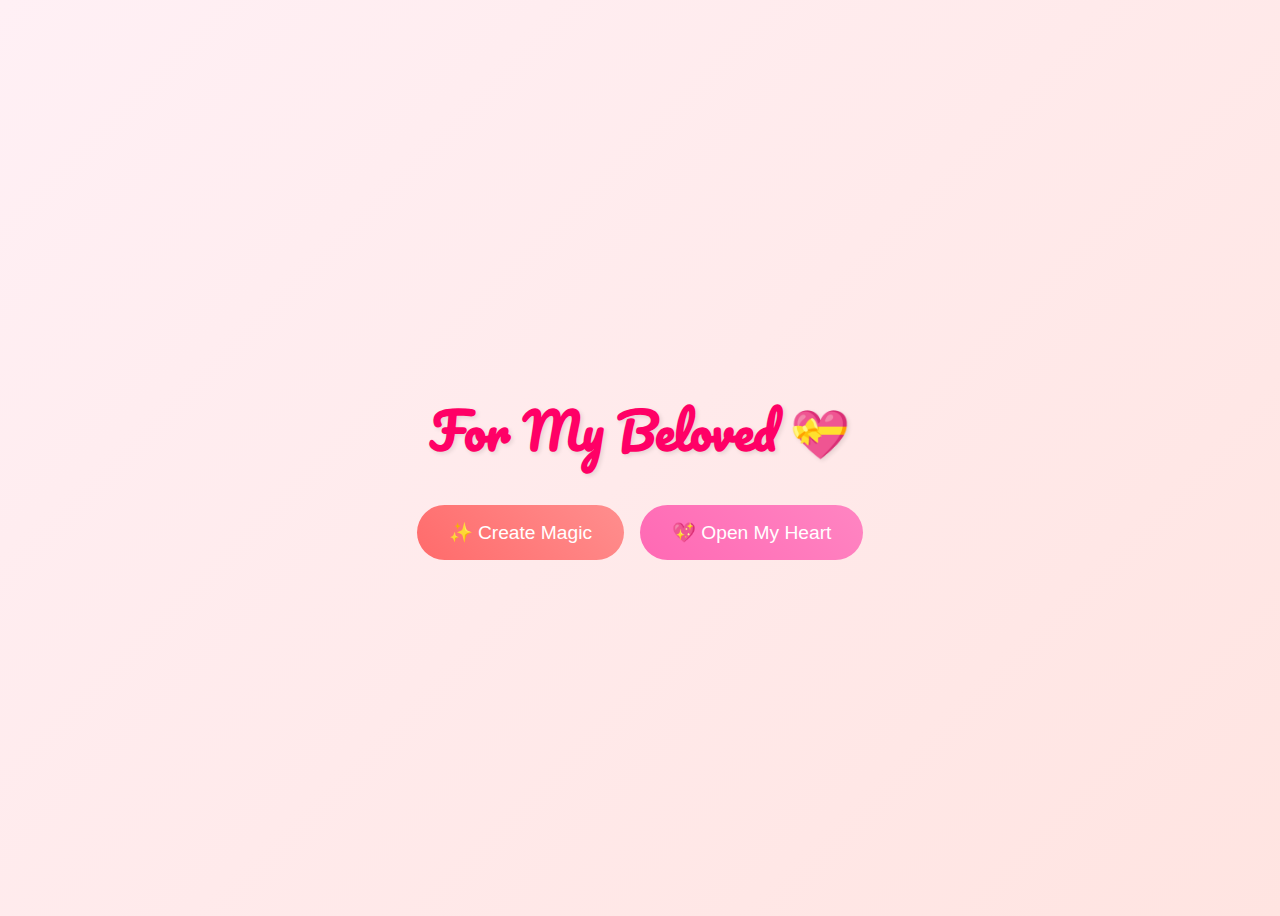
<file: index.html>
<!DOCTYPE html>
<html lang="en">

<head>
    <meta charset="UTF-8">
    <meta name="viewport" content="width=device-width, initial-scale=1.0">
    <title>Happy Birthday My Love! 💖</title>
    <link rel="stylesheet" href="assets/css/style.css">
    <link href="https://fonts.googleapis.com/css2?family=Dancing+Script:wght@700&family=Pacifico&display=swap"
        rel="stylesheet">
</head>

<body>
    <div class="container">
        <div class="hearts"></div>
        <div class="fireworks"></div>

        <div class="main-content">
            <h1 class="title">For My Beloved 💝</h1>

            <div class="heart-container hidden" id="heartAnimation">
                <div class="pulsing-heart"></div>
                <div class="heart-message">You Hold My Heart Forever</div>
            </div>

            <div class="message-box hidden" id="loveMessage">
                <h2 class="typed-text">Every moment with you is magic...</h2>
                <div class="secret-message"><h2>Will you be my forever? </h2></div>
            </div>

            <div class="button-group">
                <button class="btn magic-btn" onclick="createMagic()">✨ Create Magic</button>
                <button class="btn heart-btn"><a href="surprise.html">💖 Open My Heart</a></button>
            </div>
        </div>
    </div>

    <audio id="magicSound" src="assets/sounds/magic.mp3"></audio>

    <script src="assets/js/script.js"></script>
</body>

</html>
</file>
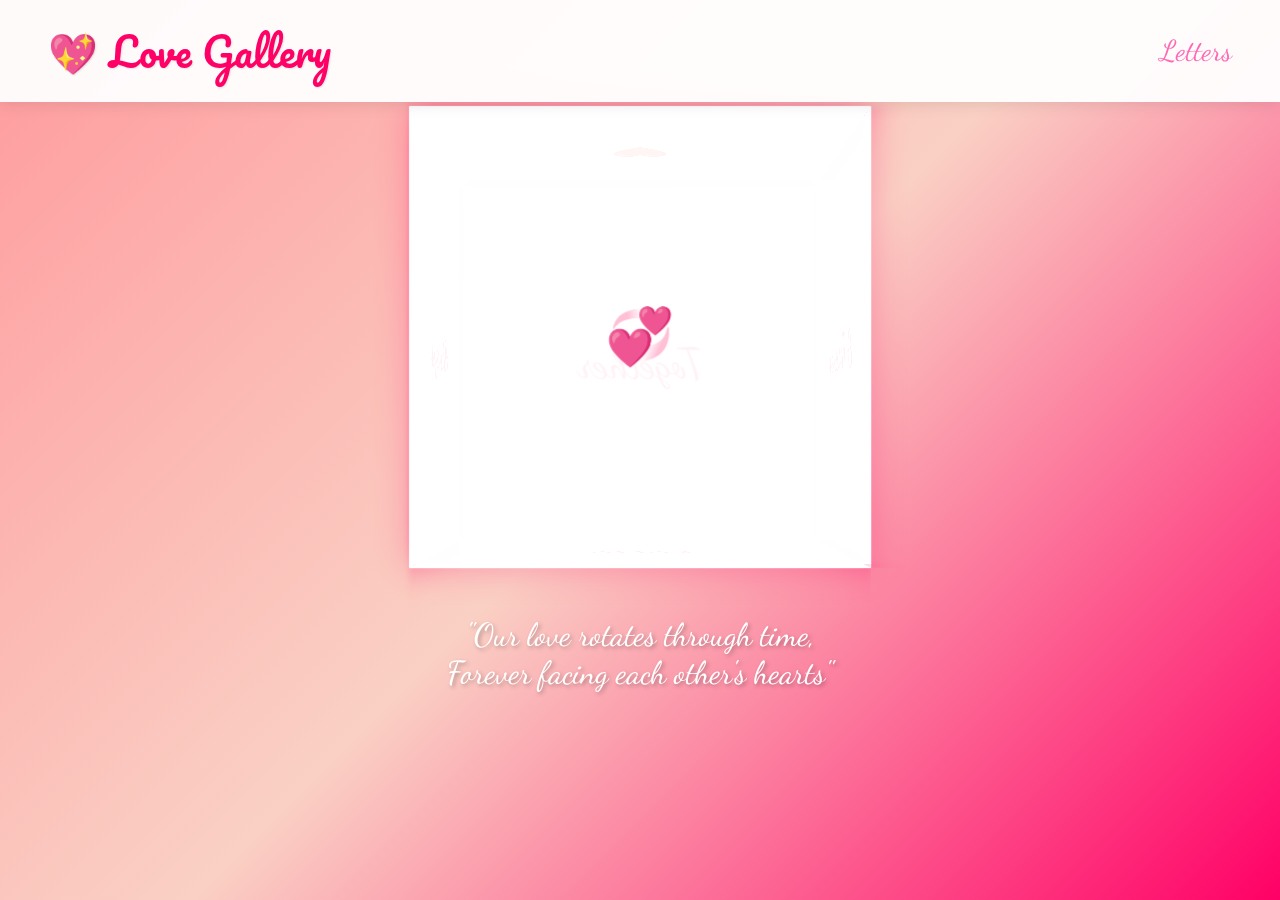
<file: gallery.html>
<!DOCTYPE html>
<html lang="en">

<head>
    <meta charset="UTF-8">
    <meta name="viewport" content="width=device-width, initial-scale=1.0">
    <title>Love Cube Gallery</title>
    <link href="https://fonts.googleapis.com/css2?family=Dancing+Script:wght@700&family=Pacifico&display=swap"
        rel="stylesheet">
    <style>
        * {
            margin: 0;
            padding: 0;
            box-sizing: border-box;
        }

        body {
            background: linear-gradient(135deg, #ff9a9e, #fad0c4, #ff0066);
            min-height: 100vh;
            font-family: 'Dancing Script', cursive;
            overflow-x: hidden;
        }

        /* Romantic Navigation Bar */
        .navbar {
            background: rgba(255, 255, 255, 0.95);
            padding: 1rem 3rem;
            position: fixed;
            width: 100%;
            top: 0;
            z-index: 1000;
            box-shadow: 0 2px 15px rgba(0, 0, 0, 0.1);
            display: flex;
            justify-content: space-between;
            align-items: center;
        }

        .nav-brand {
            font-family: 'Pacifico', cursive;
            font-size: 2.5rem;
            color: #ff0066;
            text-shadow: 1px 1px 2px rgba(0, 0, 0, 0.1);
        }

        .nav-links {
            display: flex;
            gap: 3rem;
        }

        .nav-link {
            font-size: 1.8rem;
            color: #ff69b4;
            text-decoration: none;
            transition: all 0.3s ease;
            position: relative;
        }

        .nav-link:hover {
            color: #ff0066;
            transform: translateY(-3px);
        }

        .nav-link::after {
            content: '';
            position: absolute;
            bottom: -5px;
            left: 0;
            width: 0;
            height: 2px;
            background: #ff0066;
            transition: width 0.3s ease;
        }

        .nav-link:hover::after {
            width: 100%;
        }

        /* Enhanced Love Cube */
        .love-scene {
            padding-top: 120px;
            height: 100vh;
            display: flex;
            flex-direction: column;
            align-items: center;
            perspective: 1500px;
        }

        .cube-container {
            width: 400px;
            height: 400px;
            position: relative;
            transform-style: preserve-3d;
            transition: transform 0.5s;
            margin: 2rem 0;
        }

        .cube-face {
            position: absolute;
            width: 100%;
            height: 100%;
            background: rgba(255, 255, 255, 0.95);
            border: 4px solid #ffffff;
            box-shadow: 0 0 30px rgba(255, 0, 102, 0.3);
            display: flex;
            justify-content: center;
            align-items: center;
            font-size: 3rem;
            color: #ff0066;
            backface-visibility: visible;
            transition: all 0.3s ease;
        }

        .front {
            transform: translateZ(200px);
        }

        .back {
            transform: rotateY(180deg) translateZ(200px);
        }

        .left {
            transform: rotateY(-90deg) translateZ(200px);
        }

        .right {
            transform: rotateY(90deg) translateZ(200px);
        }

        .top {
            transform: rotateX(90deg) translateZ(200px);
        }

        .bottom {
            transform: rotateX(-90deg) translateZ(200px);
        }

        /* Animations */
        @keyframes cubeRotate {
            0% {
                transform: rotateY(0deg) rotateX(0deg);
            }

            100% {
                transform: rotateY(360deg) rotateX(360deg);
            }
        }

        .cube-container:hover {
            animation: cubeRotate 15s infinite linear;
        }

        /* Love Message */
        .love-message {
            text-align: center;
            color: white;
            font-size: 2rem;
            margin-top: 2rem;
            text-shadow: 2px 2px 4px rgba(0, 0, 0, 0.3);
        }

        /* Responsive Design */
        @media (max-width: 768px) {
            .cube-container {
                width: 300px;
                height: 300px;
            }

            .front {
                transform: translateZ(150px);
            }

            .back {
                transform: rotateY(180deg) translateZ(150px);
            }

            .left {
                transform: rotateY(-90deg) translateZ(150px);
            }

            .right {
                transform: rotateY(90deg) translateZ(150px);
            }

            .top {
                transform: rotateX(90deg) translateZ(150px);
            }

            .bottom {
                transform: rotateX(-90deg) translateZ(150px);
            }

            .navbar {
                padding: 1rem;
                flex-direction: column;
            }

            .nav-links {
                margin-top: 1rem;
                gap: 1.5rem;
            }

            .nav-brand {
                font-size: 1.8rem;
            }
        }
    </style>
</head>

<body>
    <nav class="navbar">
        <div class="nav-brand">💖 Love Gallery</div>
        <div class="nav-links">
            <a href="love-letter.html" class="nav-link">Letters</a>
        </div>
    </nav>

    <div class="love-scene">
        <div class="cube-container">
            <div class="cube-face front">💞</div>
            <div class="cube-face back">Together</div>
            <div class="cube-face left">Always</div>
            <div class="cube-face right">& Forever</div>
            <div class="cube-face top">❤️</div>
            <div class="cube-face bottom">2024</div>
        </div>
        <div class="love-message">
            "Our love rotates through time,<br>
            Forever facing each other's hearts"
        </div>
    </div>

    <script>
        // Interactive mouse movement
        document.addEventListener('mousemove', (e) => {
            const cube = document.querySelector('.cube-container');
            const x = (window.innerWidth / 2 - e.pageX) / 20;
            const y = (window.innerHeight / 2 - e.pageY) / 20;
            cube.style.transform = `rotateY(${x}deg) rotateX(${y}deg)`;
        });

        // Random heart pulse
        setInterval(() => {
            const faces = document.querySelectorAll('.cube-face');
            faces.forEach(face => {
                face.style.transform += ' scale(1.05)';
                setTimeout(() => {
                    face.style.transform = face.style.transform.replace(' scale(1.05)', '');
                }, 300);
            });
        }, 5000);
    </script>
</body>

</html>
</file>
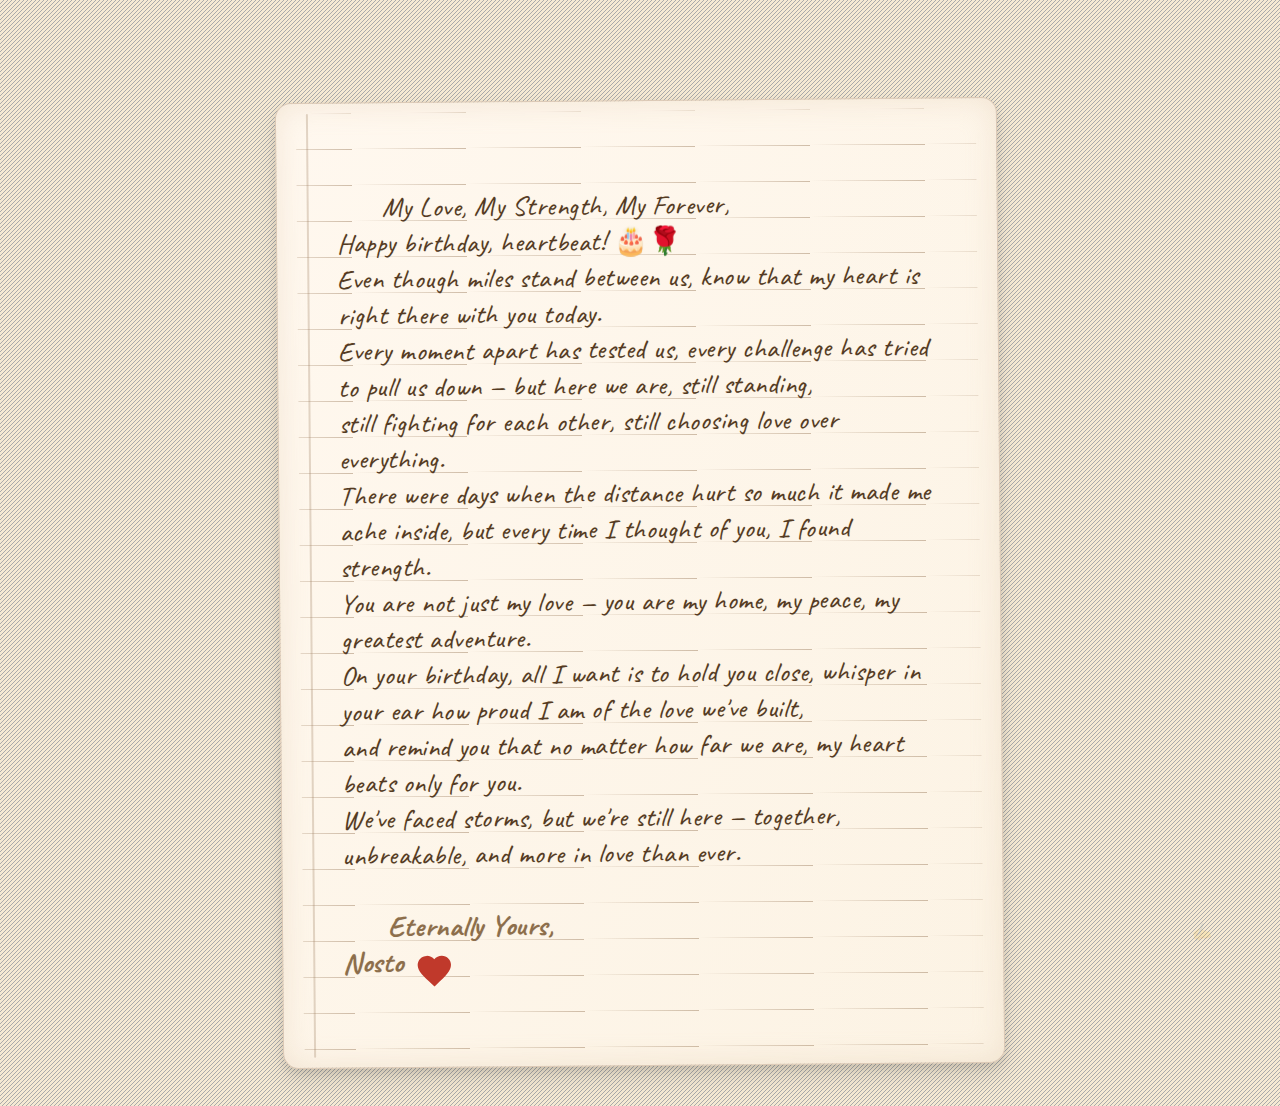
<file: love-letter.html>
<!DOCTYPE html>
<html lang="en">

<head>
  <meta charset="UTF-8" />
  <meta name="viewport" content="width=device-width, initial-scale=1" />
  <title>Handwritten Love Letter</title>
  <style>
    @import url('https://fonts.googleapis.com/css2?family=Indie+Flower&family=Caveat:wght@500&family=Pacifico&display=swap');

    body {
      background: #f5e9d3 url('[data-uri]');
      font-family: 'Caveat', 'Indie Flower', cursive;
      margin: 0;
      padding: 40px;
      padding-top: 100px;
      min-height: 100vh;
    }

    .letter-container {
      background: linear-gradient(to bottom right, #fff8ef, #fcf3e4);
      width: 600px;
      max-width: 90vw;
      padding: 40px 60px;
      box-shadow:
        0 4px 8px rgba(0, 0, 0, 0.1),
        0 12px 24px rgba(0, 0, 0, 0.1),
        inset 0 0 30px rgba(214, 189, 157, 0.3);
      border-radius: 16px;
      border: 1px solid #dcc9b6;
      position: relative;
      transform: rotate(-0.5deg);
      animation: gentleFloat 3s ease-in-out infinite;
      margin: 0 auto;
    }

    @keyframes gentleFloat {
      0%,
      100% {
        transform: rotate(-0.5deg) translateY(0);
      }
      50% {
        transform: rotate(0.5deg) translateY(-4px);
      }
    }

    /* Enhanced notebook lines */
    .letter-container::before {
      content: "";
      position: absolute;
      top: 10px;
      left: 20px;
      right: 20px;
      bottom: 10px;
      background:
        repeating-linear-gradient(to bottom,
          transparent,
          transparent 35px,
          rgba(160, 130, 100, 0.5) 36px);
      pointer-events: none;
      z-index: 0;
      border-radius: 12px;
    }

    /* Left margin line */
    .letter-container::after {
      content: "";
      position: absolute;
      left: 30px;
      top: 10px;
      bottom: 10px;
      width: 2px;
      background: rgba(160, 130, 100, 0.3);
      border-radius: 1px;
    }

    .letter-content {
      position: relative;
      z-index: 1;
      color: #543a22;
      font-size: 1.7rem;
      line-height: 36px; /* Matches line spacing */
      white-space: pre-wrap;
      text-shadow: 0 0 1px rgba(84, 58, 34, 0.2);
      letter-spacing: 0.5px;
      padding: 10px 0;
    }

    .letter-content br {
      margin-bottom: 8px;
      display: block;
      content: "";
    }

    .letter-signature {
      margin-top: 40px;
      font-size: 1.8rem;
      font-weight: 700;
      text-align: right;
      color: #8d6e4b;
      position: relative;
      padding-right: 50px;
    }

    .letter-signature::after {
      content: "";
      position: absolute;
      right: 0;
      bottom: -10px;
      width: 40px;
      height: 40px;
      background: url('data:image/svg+xml;utf8,<svg xmlns="http://www.w3.org/2000/svg" viewBox="0 0 24 24"><path fill="%23c0392b" d="M12 21.35l-1.45-1.32C5.4 15.36 2 12.28 2 8.5 2 5.42 4.42 3 7.5 3c1.74 0 3.41.81 4.5 2.09C13.09 3.81 14.76 3 16.5 3 19.58 3 22 5.42 22 8.5c0 3.78-3.4 6.86-8.55 11.54L12 21.35z"/></svg>');
    }

    .ink-blot {
      position: absolute;
      width: 120px;
      opacity: 0.15;
      pointer-events: none;
    }

    .ink-blot.top {
      left: -30px;
      top: -30px;
      transform: rotate(15deg);
    }

    .ink-blot.bottom {
      right: -30px;
      bottom: -30px;
      transform: rotate(-15deg);
    }

    @media (max-width: 480px) {
  .letter-container {
    padding: 20px;
    width: 100%;
    box-sizing: border-box;
  }

  .letter-content {
    font-size: 1.2rem;
    line-height: 28px;
  }

  .letter-signature {
    font-size: 1.4rem;
    padding-right: 30px;
  }

  .ink-blot.top,
  .ink-blot.bottom {
    width: 60px;
  }
}

  </style>
</head>

<body>
  <div class="ink-blot top">✍</div>
  <article class="letter-container" role="main" aria-label="Handwritten love letter">
    <div class="letter-content">
      My Love, My Strength, My Forever,
Happy birthday, heartbeat! 🎂🌹
Even though miles stand between us, know that my heart is right there with you today.
Every moment apart has tested us, every challenge has tried to pull us down — but here we are, still standing,
still fighting for each other, still choosing love over everything.
There were days when the distance hurt so much it made me ache inside, but every time I thought of you, I found strength.
You are not just my love — you are my home, my peace, my greatest adventure.
On your birthday, all I want is to hold you close, whisper in your ear how proud I am of the love we've built,
and remind you that no matter how far we are, my heart beats only for you.
We've faced storms, but we're still here — together, unbreakable, and more in love than ever.

      <span class="letter-signature">Eternally Yours,<br>Nosto</span>
    </div>
  </article>
  <div class="ink-blot bottom">✍</div>
</body>

</html>
</file>
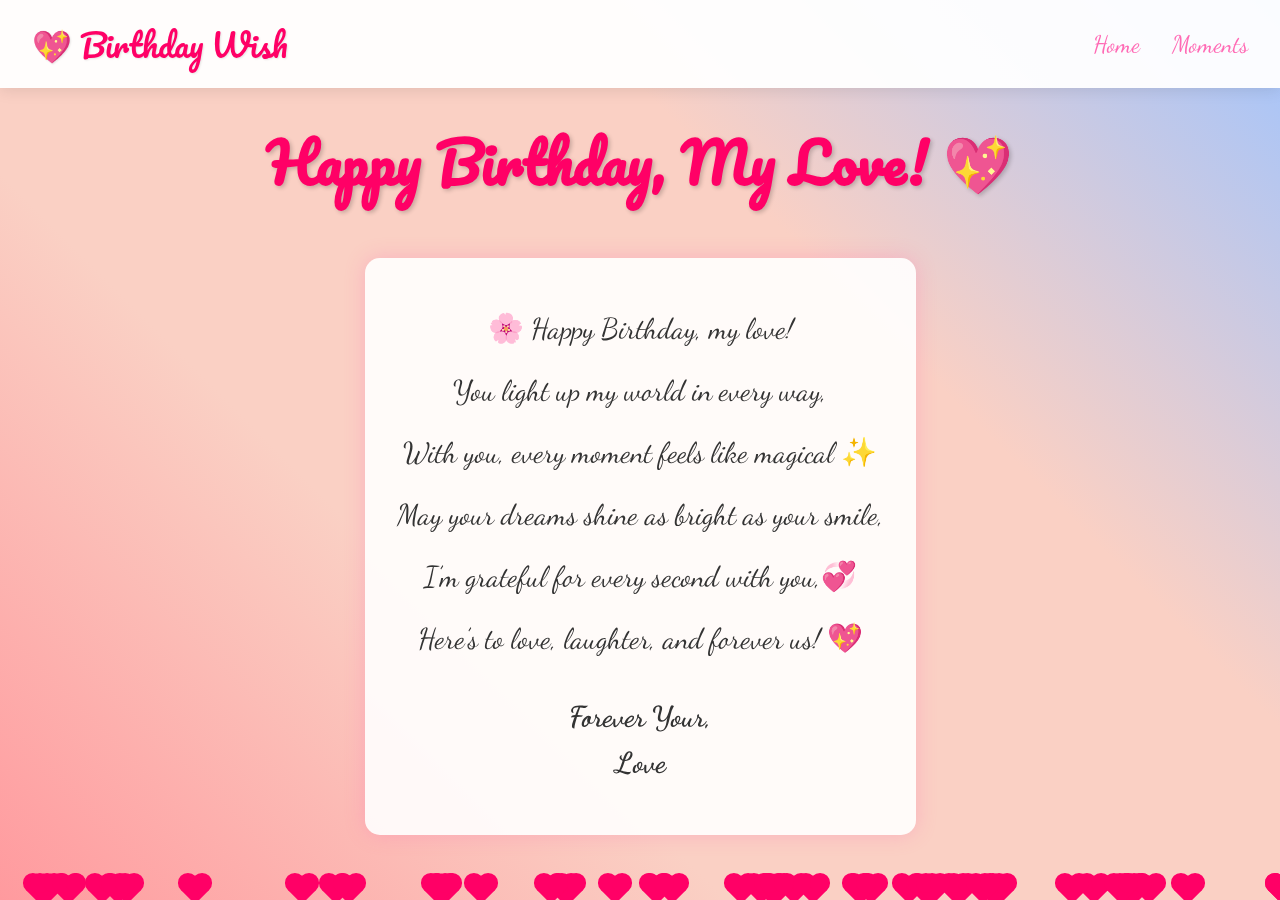
<file: surprise.html>
<!DOCTYPE html>
<html lang="en">

<head>
    <meta charset="UTF-8">
    <meta name="viewport" content="width=device-width, initial-scale=1.0">
    <title>Wish</title>
    <link href="https://fonts.googleapis.com/css2?family=Dancing+Script:wght@700&family=Pacifico&display=swap"
        rel="stylesheet">
    <style>
        * {
            margin: 0;
            padding: 0;
            box-sizing: border-box;
        }

        /* CSS */
        :root {
            --primary-pink: #ff69b4;
            --deep-rose: #ff0066;
        }

        .navbar {
            background: rgba(255, 255, 255, 0.95);
            padding: 1rem 2rem;
            position: fixed;
            width: 100%;
            top: 0;
            z-index: 1000;
            box-shadow: 0 2px 15px rgba(0, 0, 0, 0.1);
            display: flex;
            justify-content: space-between;
            align-items: center;
        }

        .nav-brand {
            font-family: 'Pacifico', cursive;
            font-size: 2rem;
            color: var(--deep-rose);
            text-shadow: 1px 1px 2px rgba(0, 0, 0, 0.1);
        }

        .nav-links {
            display: flex;
            gap: 2rem;
        }

        .nav-link {
            font-family: 'Dancing Script', cursive;
            font-size: 1.5rem;
            color: var(--primary-pink);
            text-decoration: none;
            transition: all 0.3s ease;
            position: relative;
        }

        .nav-link:hover {
            color: var(--deep-rose);
            transform: translateY(-2px);
        }

        .nav-link::after {
            content: '';
            position: absolute;
            bottom: -5px;
            left: 0;
            width: 0;
            height: 2px;
            background: var(--deep-rose);
            transition: width 0.3s ease;
        }

        .nav-link:hover::after {
            width: 100%;
        }

        body {
            /* Add padding-top to account for navbar height */
            padding-top: 80px;
            /* Adjust this value based on your navbar height */
            /* Keep existing styles */
            background: linear-gradient(45deg, #ff9a9e, #fad0c4, #fad0c4, #a1c4fd);
            min-height: 100vh;
            display: flex;
            flex-direction: column;
            /* Remove justify-content: center if you want content to start below navbar */
            align-items: center;
            font-family: 'Dancing Script', cursive;
            overflow: auto;
            /* Changed from hidden to auto */
            position: relative;
        }

        .container {
            position: fixed;
            bottom: 0;
            left: 0;
            width: 100%;
            height: 150px;
            pointer-events: none;
            overflow: hidden;
            z-index: -1;
            /* Send hearts to background */
        }

        .title {
            margin-top: 2rem;
            /* Add space below navbar */
            /* Keep existing styles */
            font-family: 'Pacifico', cursive;
            font-size: 3.5rem;
            color: #ff0066;
            text-shadow: 2px 2px 4px rgba(0, 0, 0, 0.2);
            margin-bottom: 2rem;
            animation: float 3s ease-in-out infinite;
        }

        .message {
            background: rgba(255, 255, 255, 0.9);
            padding: 2rem;
            border-radius: 15px;
            box-shadow: 0 0 20px rgba(255, 105, 180, 0.3);
            max-width: 600px;
            margin: 1rem auto;
            text-align: center;
        }

        .message p {
            font-size: 1.8rem;
            color: #333;
            margin: 1rem 0;
            line-height: 1.6;
        }

        .signature {
            font-weight: bold;
            color: #ff0066;
            margin-top: 2rem !important;
        }

        .heart {
            position: absolute;
            bottom: 0;
            background: #ff0066;
            width: 20px;
            height: 20px;
            transform: rotate(-45deg);
            animation: rise 5s linear forwards, pulse 1.2s infinite;
        }

        .heart::before,
        .heart::after {
            content: '';
            position: absolute;
            width: 20px;
            height: 20px;
            background: #ff0066;
            border-radius: 50%;
        }

        .heart::before {
            top: -10px;
            left: 0;
        }

        .heart::after {
            left: 10px;
            top: 0;
        }

        @media (max-width: 480px) {
            .nav-brand {
                font-size: 1.2rem;
            }

            .nav-links {
                gap: 1rem;
            }

            .nav-link {
                font-size: 1.2rem;
            }

            .title {
                font-size: 2.2rem;
                text-align: center;
                padding: 0 10px;
            }

            .message {
                padding: 1rem;
                margin: 1rem;
            }

            .message p {
                font-size: 1.3rem;
                line-height: 1.4;
            }
        }

        @keyframes float {

            0%,
            100% {
                transform: translateY(0);
            }

            50% {
                transform: translateY(-20px);
            }
        }

        @keyframes pulse {
            0% {
                transform: rotate(-45deg) scale(1);
            }

            50% {
                transform: rotate(-45deg) scale(1.3);
            }

            100% {
                transform: rotate(-45deg) scale(1);
            }
        }

        @keyframes rise {
            from {
                transform: translateY(0) rotate(-45deg);
                opacity: 1;
            }

            to {
                transform: translateY(-150px) rotate(-45deg);
                opacity: 0;
            }
        }
    </style>
</head>

<body>
    <!-- HTML -->
    <nav class="navbar">
        <div class="nav-brand">💖 Birthday Wish</div>
        <div class="nav-links">
            <a href="index.html" class="nav-link">Home</a>
            <a href="gallery.html" class="nav-link">Moments</a>
        
        </div>
    </nav>
    <h1 class="title">Happy Birthday, My Love! 💖</h1>

    <div class="message" id="message">
        <p>🌸 Happy Birthday, my love!</p>
        <p>You light up my world in every way,</p>
        <p>With you, every moment feels like magical ✨</p>
        <p>May your dreams shine as bright as your smile,</p>
        <p>I’m grateful for every second with you,💞</p>
        <p>Here’s to love, laughter, and forever us! 💖</p>
        <p class="signature">Forever Your,<br>Love</p>
    </div>

    <div class="container"></div>

    <script>
        function createHearts() {
            const container = document.querySelector('.container');
            for (let i = 0; i < 50; i++) {
                const heart = document.createElement('div');
                heart.className = 'heart';
                heart.style.left = Math.random() * 100 + 'vw';
                heart.style.animationDelay = Math.random() * 2 + 's';
                container.appendChild(heart);

                setTimeout(() => {
                    heart.remove();
                }, 5000);
            }
        }

        window.onload = createHearts;
    </script>
</body>

</html>
</file>
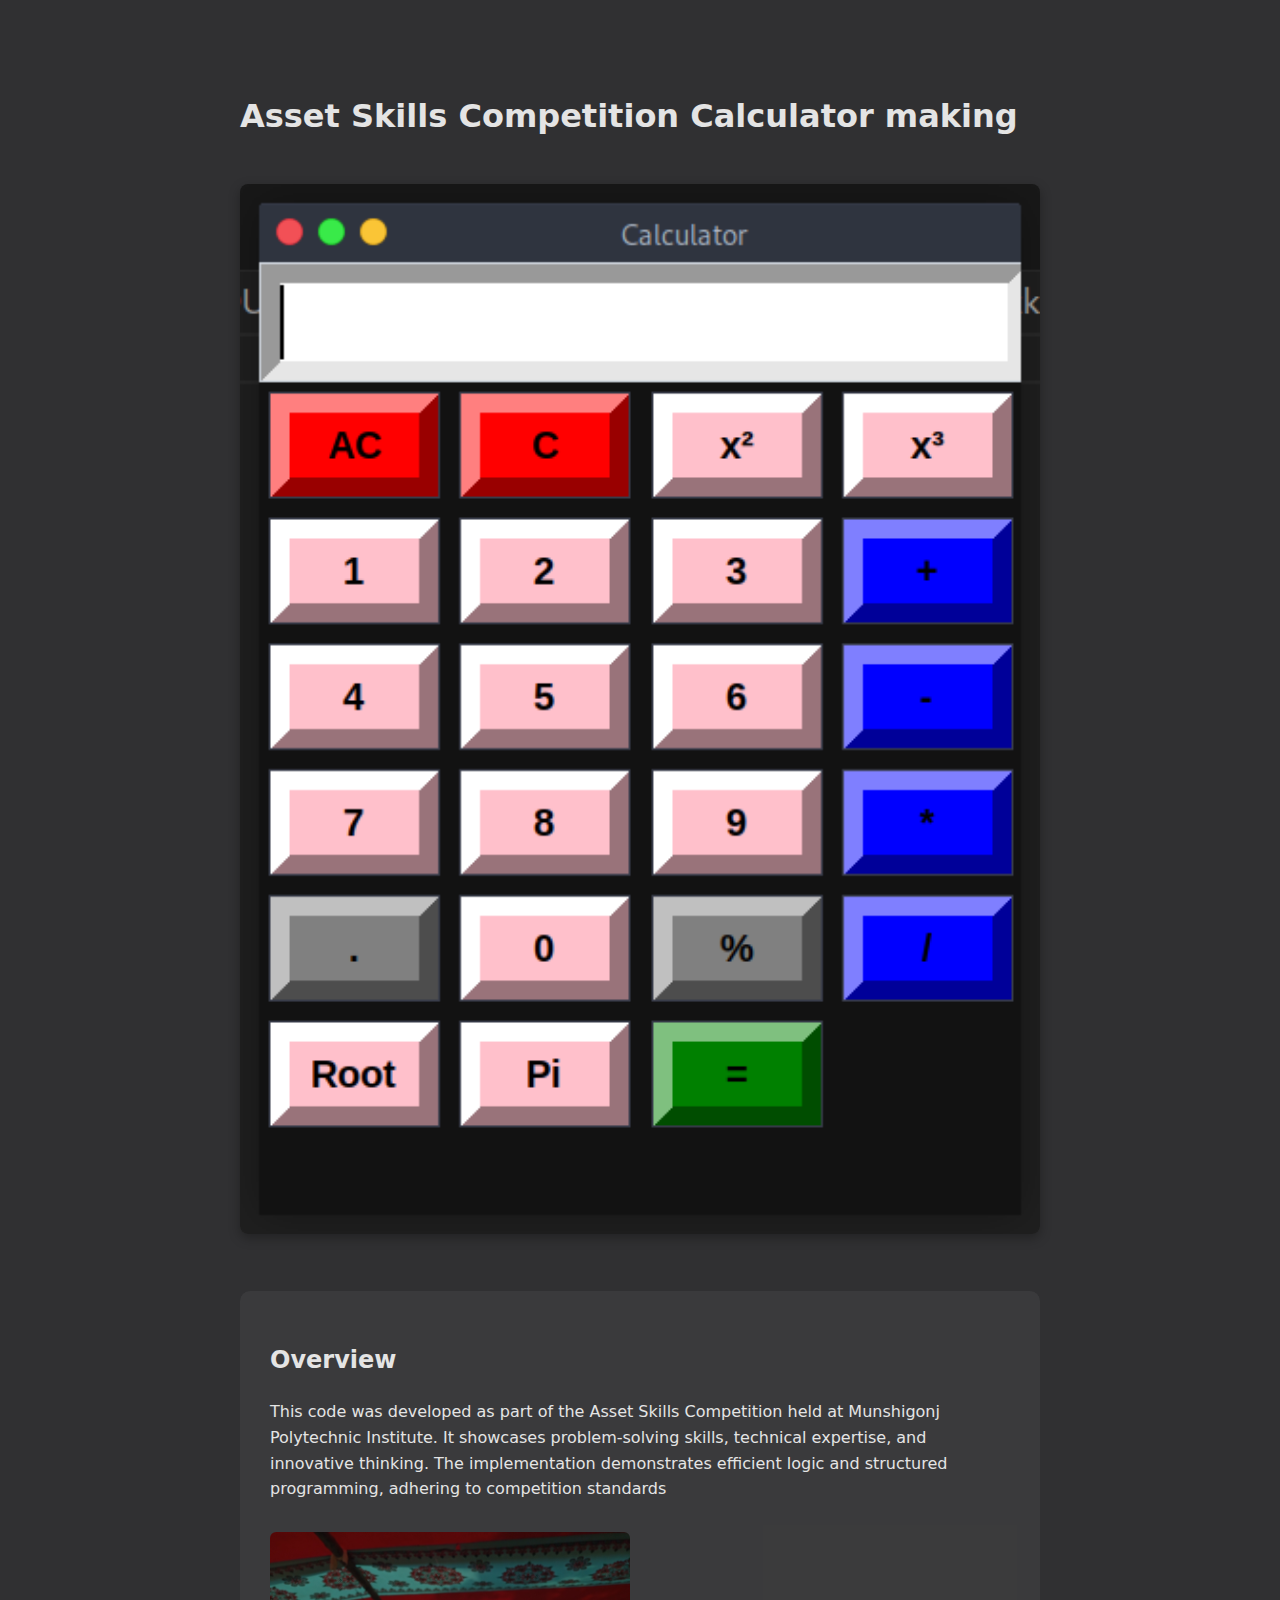
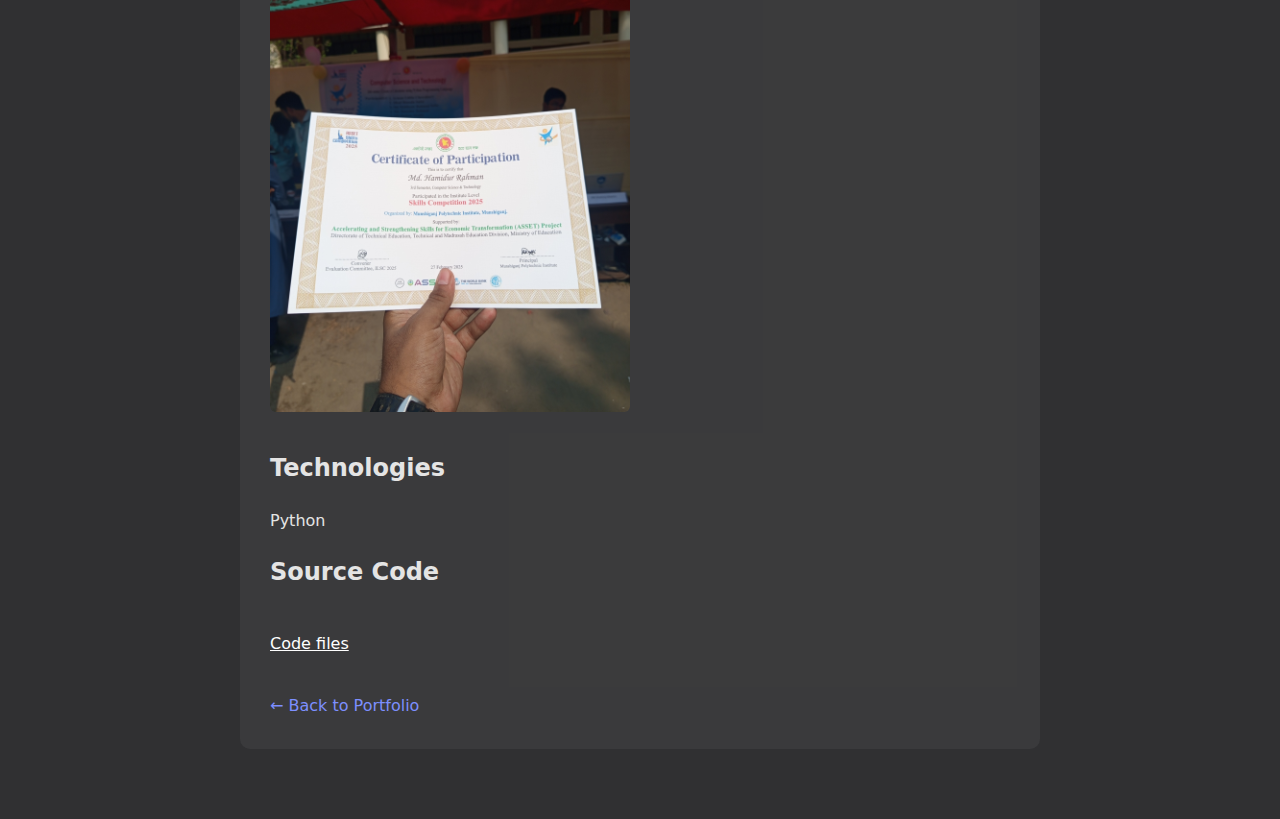
<file: pages/asset_2025.html>
<!DOCTYPE html>
<html lang="en">
<head>
    <meta charset="UTF-8">
    <meta name="viewport" content="width=device-width, initial-scale=1.0">
    <title>Calculator</title>
    <link rel="shortcut icon" type="image/x-icon" href="/robot/cal.jpg">
    <style>
        body {
            font-family: 'Inter', system-ui, sans-serif;
            background: #303032;
            color: #e4e4e4;
            line-height: 1.6;
        }
        
        .info-main {
            max-width: 800px;
            margin: 50px auto;
            padding: 20px;
        }
        
        .project-info {
            background: rgba(255, 255, 255, 0.05);
            padding: 30px;
            border-radius: 10px;
            margin-top: 30px;
        }

        .main-image {
            width: 100%;
            border-radius: 8px;
            margin: 20px 0;
            box-shadow: 0 4px 12px rgba(0,0,0,0.3);
        }

        .feature-main {
            display: grid;
            grid-template-columns: repeat(2, 1fr);
            gap: 20px;
            margin: 30px 0;
        }

        .feature {
            width: 100%;
            border-radius: 6px;
            transition: transform 0.3s ease;
        }

        .feature:hover {
            transform: scale(1.02);
        }

        .image-caption {
            text-align: center;
            font-size: 0.9em;
            color: #a0a0a0;
            margin-top: 8px;
        }

        @media (max-width: 768px) {
            .feature-main {
                grid-template-columns: 1fr;
            }
        }
    </style>
</head>
<body>
    <div class="info-main">
        <h1>Asset Skills Competition Calculator making</h1>
        
        <img src="/robot/asset_2025.jpg" alt="404" class="main-image">

        <div class="project-info">
            <h2>Overview</h2>
            <p>This code was developed as part of the Asset Skills Competition held at Munshigonj Polytechnic Institute. It showcases problem-solving skills, technical expertise, and innovative thinking. The implementation demonstrates efficient logic and structured programming, adhering to competition standards</p>
        </p>

            <div class="feature-main">
                <div>
                    <img src="/robot/com1.jpg" alt="404" class="feature">
                </div>    
            </div>
               

            <h2>Technologies</h2>
            <p>Python </p>
            <h2>Source Code</h2>
            <p><a href="/files/main.py" style="display: inline-block; margin-top: 20px; color: #ffffff;">Code files</a></p>
           
            

            <a href="/index.html" style="display: inline-block; margin-top: 20px; color: #7d8fff; text-decoration: none;">← Back to Portfolio</a>
            
        </div>
    </div>
</body>
</html>
</file>
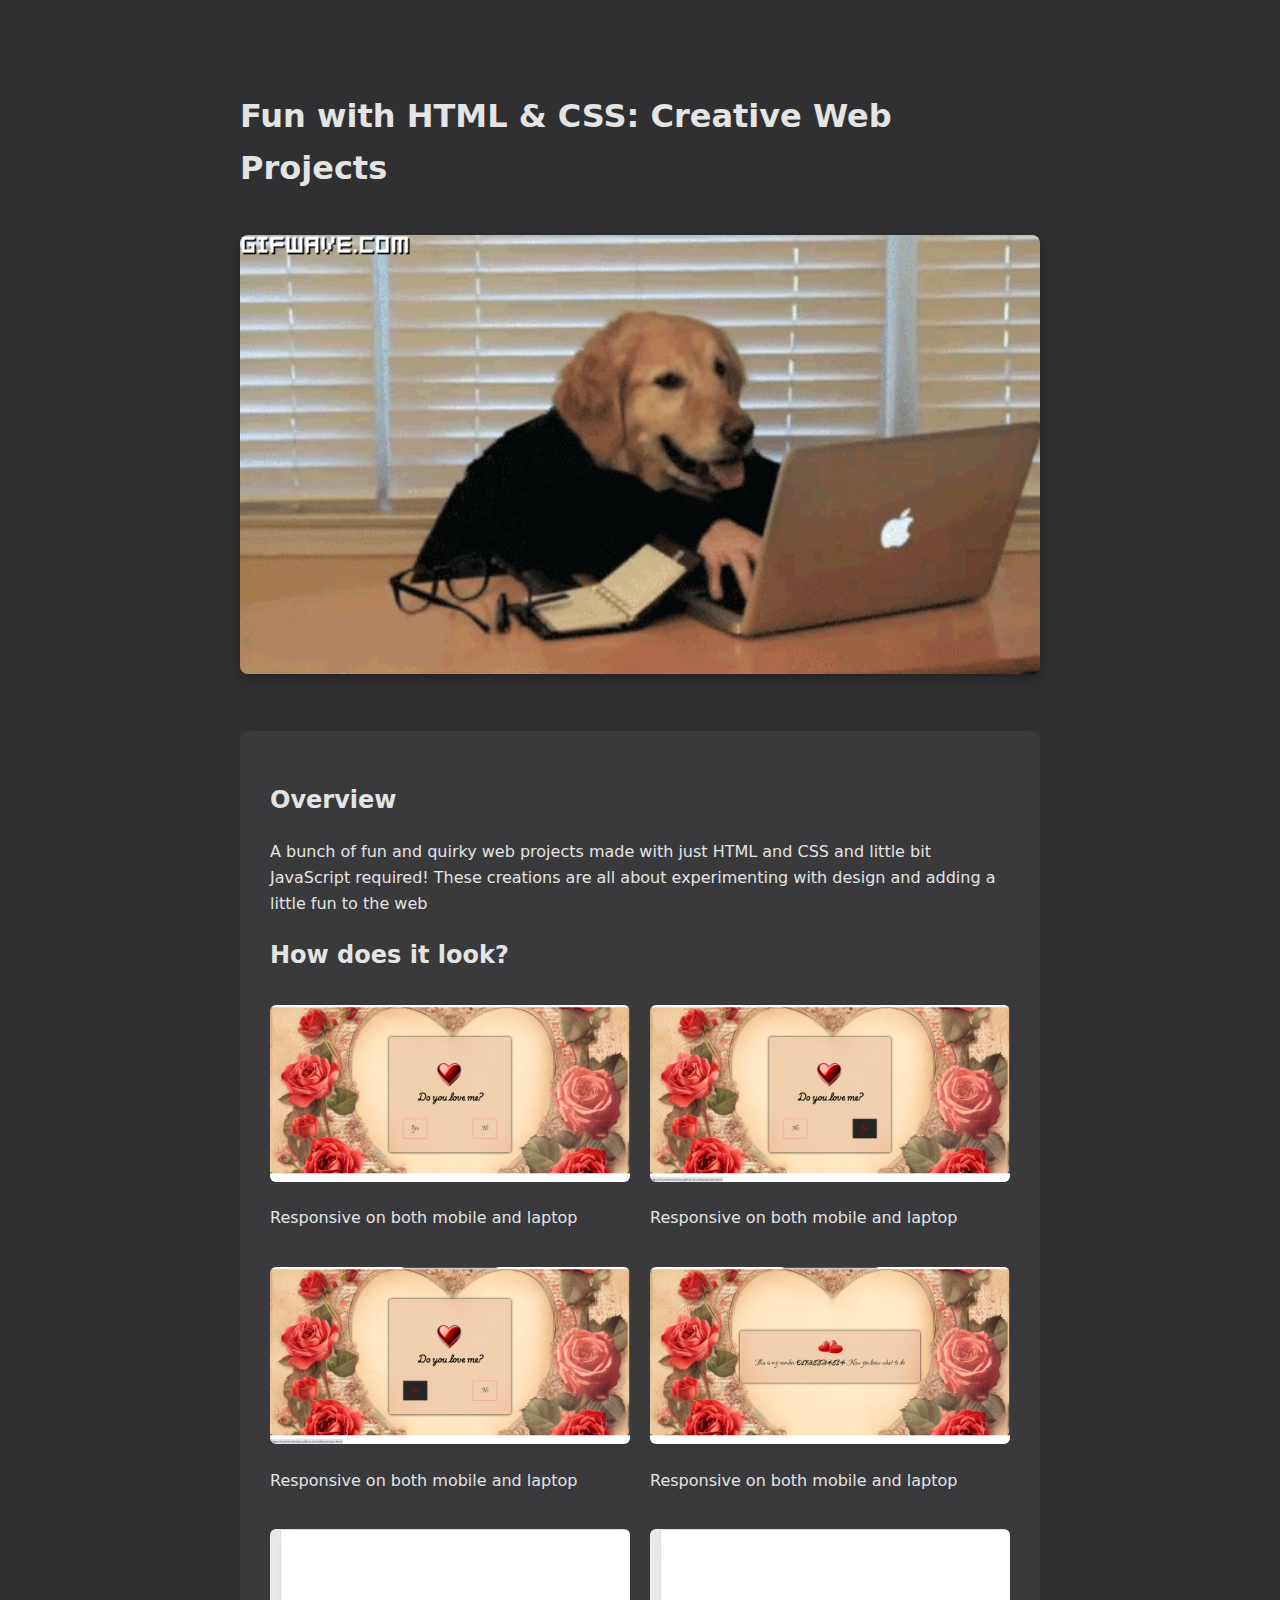
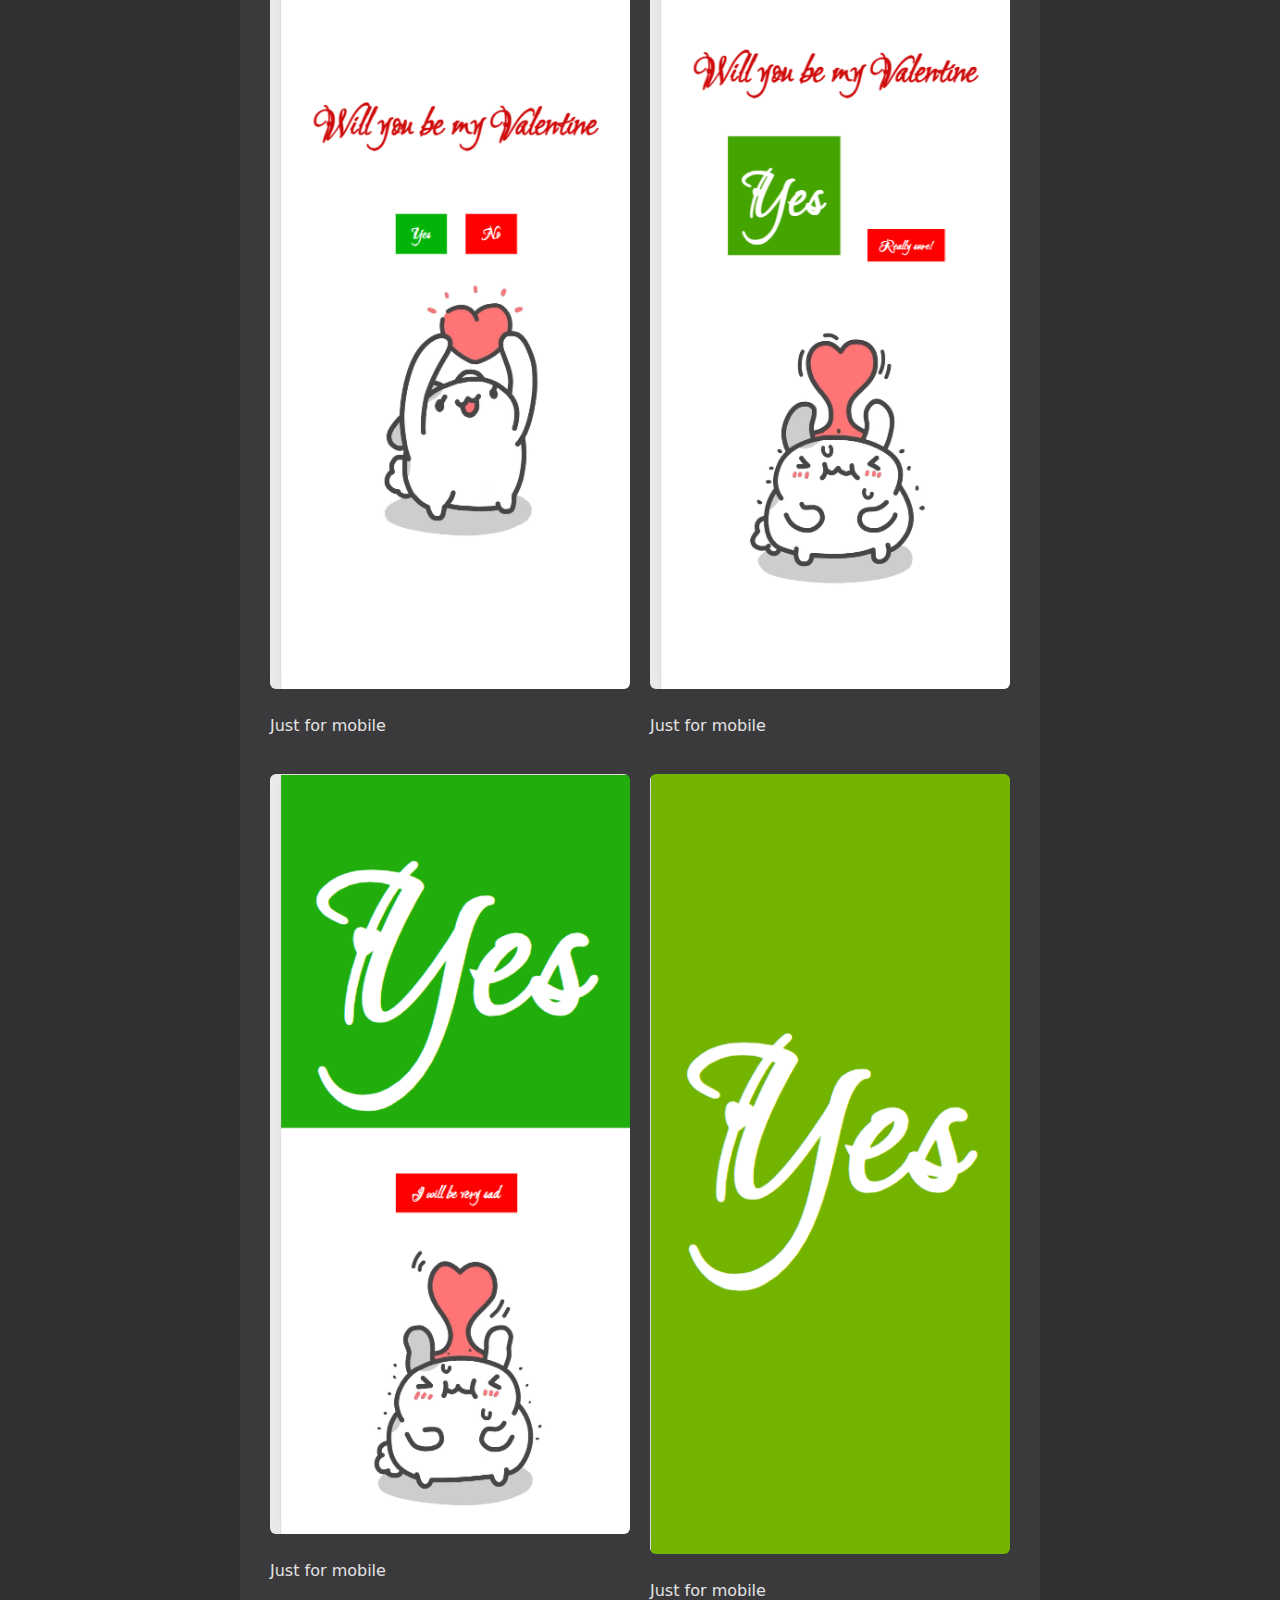
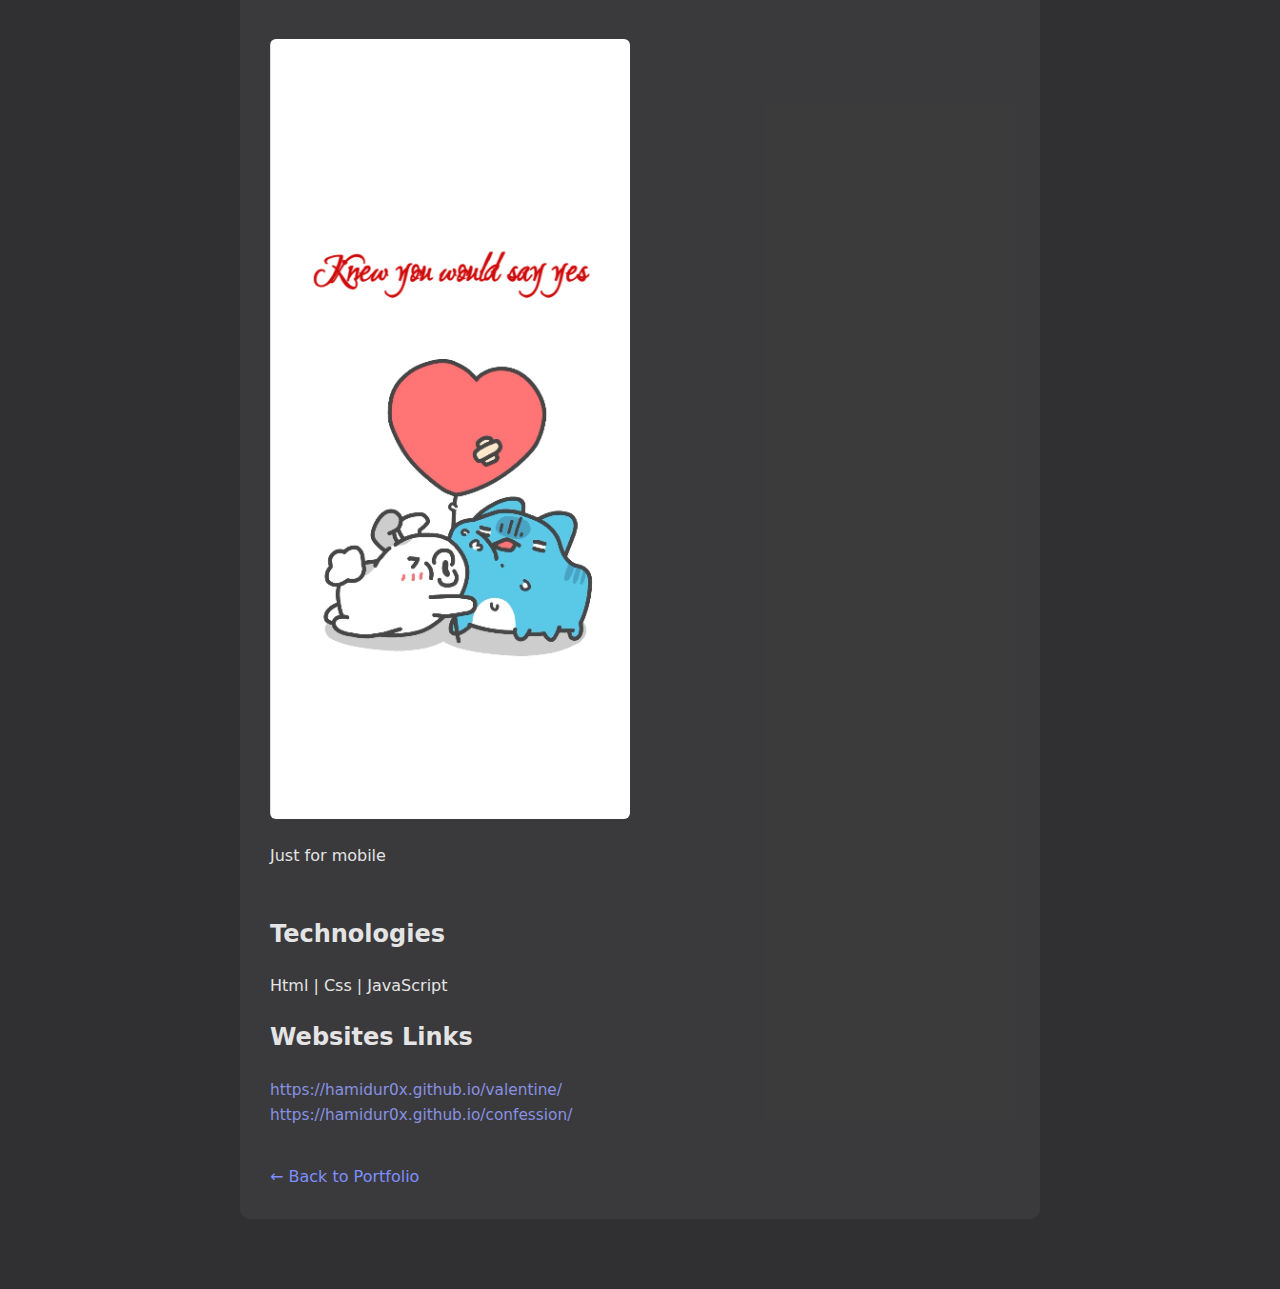
<file: pages/fun_web.html>
<!DOCTYPE html>
<html lang="en">
<head>
    <meta charset="UTF-8">
    <meta name="viewport" content="width=device-width, initial-scale=1.0">
    <title>Fun with HTML & CSS</title>
    <link rel="shortcut icon" type="image/x-icon" href="/web1/website_6851647.png">
    <style>
        body {
            font-family: 'Inter', system-ui, sans-serif;
            background: #303032;
            color: #e4e4e4;
            line-height: 1.6;
        }
        
        .info-main {
            max-width: 800px;
            margin: 50px auto;
            padding: 20px;
        }
        
        .project-info {
            background: rgba(255, 255, 255, 0.05);
            padding: 30px;
            border-radius: 10px;
            margin-top: 30px;
        }

        .main-image {
            width: 100%;
            border-radius: 8px;
            margin: 20px 0;
            box-shadow: 0 4px 12px rgba(0,0,0,0.3);
        }

        .feature-main {
            display: grid;
            grid-template-columns: repeat(2, 1fr);
            gap: 20px;
            margin: 30px 0;
        }

        .feature {
            width: 100%;
            border-radius: 6px;
            transition: transform 0.3s ease;
        }

        .feature:hover {
            transform: scale(1.02);
        }

        .image-caption {
            text-align: center;
            font-size: 0.9em;
            color: #a0a0a0;
            margin-top: 8px;
        }
        .links a{
            color:  #8891e2;
            text-decoration: none;
            font-size: 11.5pt;
        }

        @media (max-width: 768px) {
            .feature-main {
                grid-template-columns: 1fr;
            }
        }
    </style>
</head>
<body>
    <div class="info-main">
        <h1>Fun with HTML & CSS: Creative Web Projects</h1>
        
        <img src="/fun1/giphy-2.gif" alt="404" class="main-image">

        <div class="project-info">
            <h2>Overview</h2>
            <p>A bunch of fun and quirky web projects made with just HTML and CSS and little bit JavaScript required! These creations are all about experimenting with design and adding a little fun to the web</p>

            <h2>How does it look?</h2>
            <div class="feature-main">
                <div>
                    <img src="/fun1/Screenshot From 2025-02-12 19-04-11.png" alt="404" class="feature">
                    <p>Responsive on both mobile and laptop</p>
                </div>
                <div>
                    <img src="/fun1/Screenshot From 2025-02-12 19-04-08.png" alt="404" class="feature">
                    <p>Responsive on both mobile and laptop</p>
                </div>
                <div>
                    <img src="/fun1/Screenshot From 2025-02-12 19-04-14.png" alt="404" class="feature">
                    <p>Responsive on both mobile and laptop</p>
                </div>
                <div>
                    <img src="/fun1/Screenshot From 2025-02-12 19-04-18.png" alt="404" class="feature">
                    <p>Responsive on both mobile and laptop</p>
                </div>
                <div>
                    <img src="/fun1/Screenshot From 2025-02-12 19-00-29.png" alt="404" class="feature">
                    <p>Just for mobile</p>
                </div>
                <div>
                    <img src="/fun1/Screenshot From 2025-02-12 19-00-38.png" alt="404" class="feature">
                    <p>Just for mobile</p>
                    
                </div>
                <div>
                    <img src="/fun1/Screenshot From 2025-02-12 19-00-45.png" alt="404" class="feature">
                    <p>Just for mobile</p>
                </div>
                <div>
                    <img src="/fun1/Screenshot From 2025-02-12 19-00-52.png" alt="404" class="feature">
                    <p>Just for mobile</p>
                </div>
                <div>
                    <img src="/fun1/Screenshot From 2025-02-12 19-00-57.png" alt="404" class="feature">
                    <p>Just for mobile</p>
                </div>

                
            </div>

            <h2>Technologies</h2>
            <p>Html | Css | JavaScript</p>
            <h2>Websites Links</h2>
            <p class="links"><a href="https://hamidur0x.github.io/valentine/">https://hamidur0x.github.io/valentine/</a> <br>
            <a href="https://hamidur0x.github.io/confession/">https://hamidur0x.github.io/confession/</a></p>
            <a href="/index.html" style="display: inline-block; margin-top: 20px; color: #7d8fff; text-decoration: none;">← Back to Portfolio</a>
        </div>
    </div>
</body>
</html>
</file>
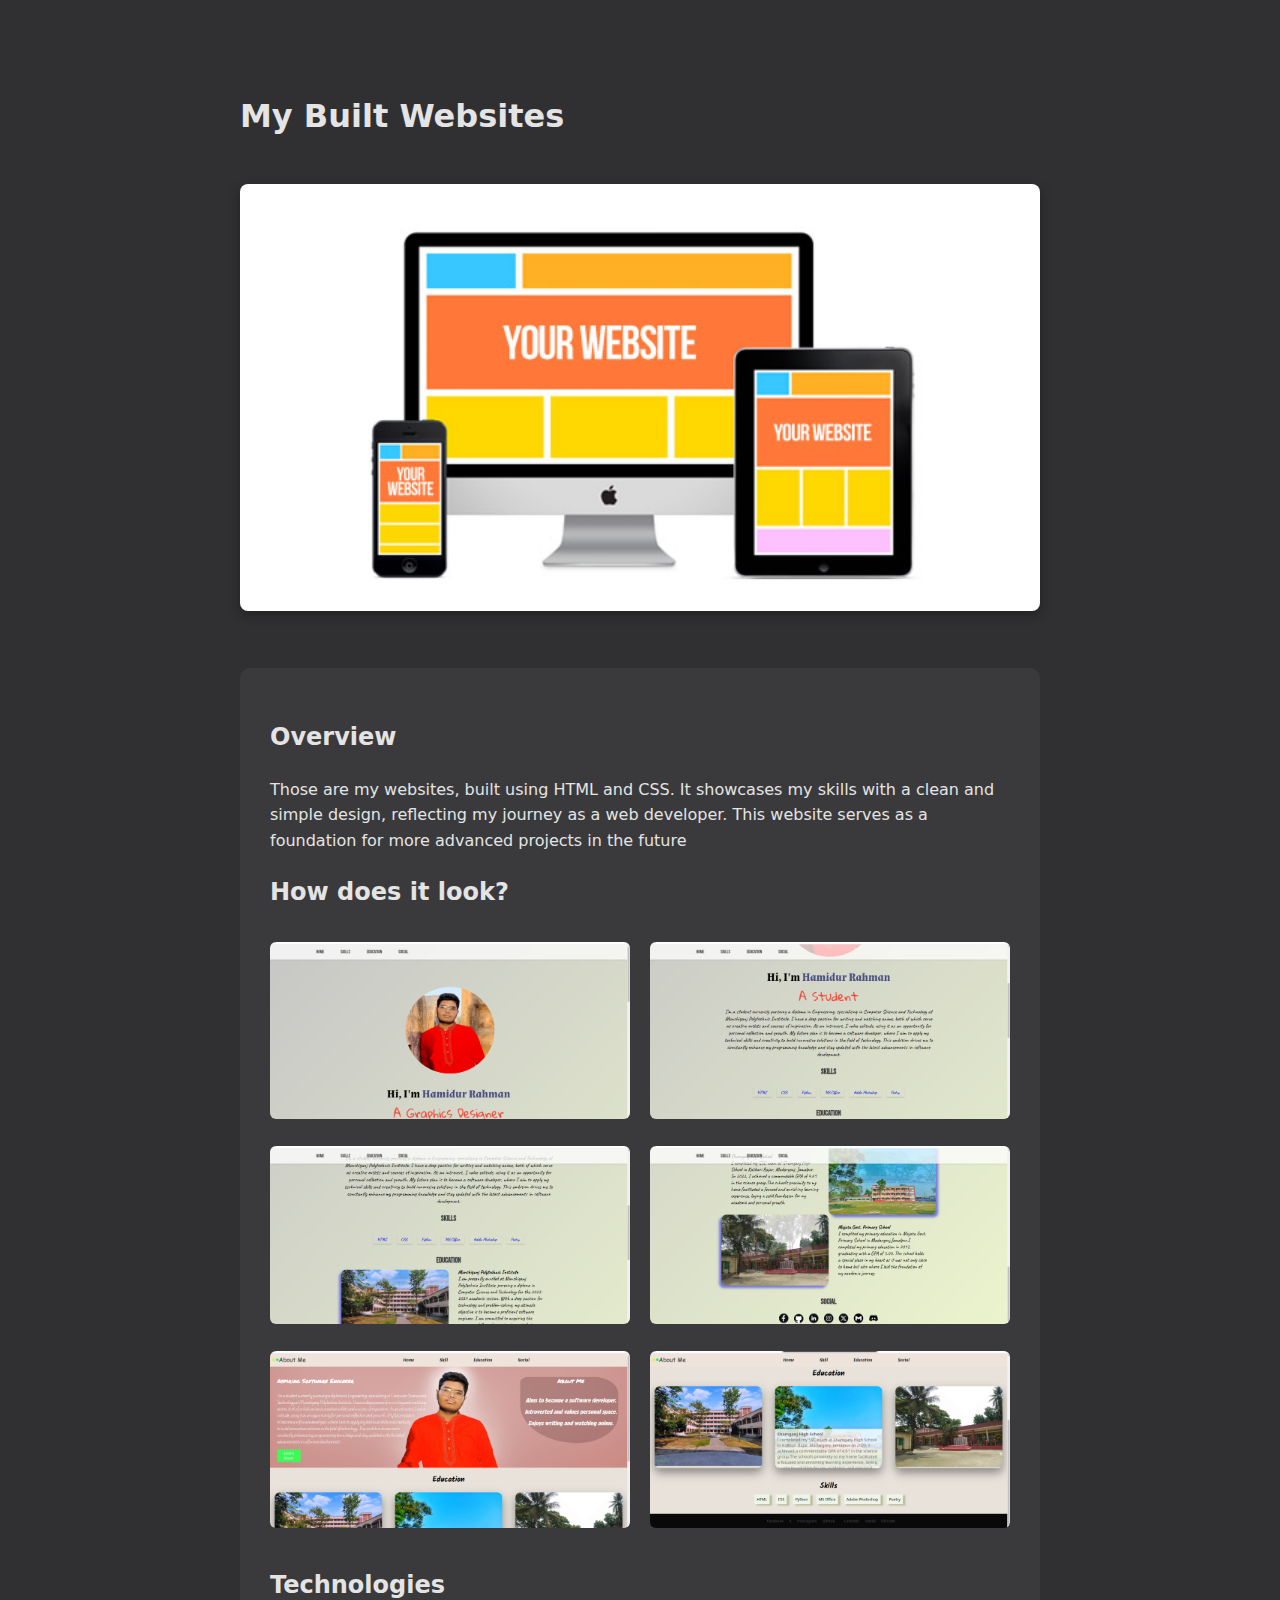
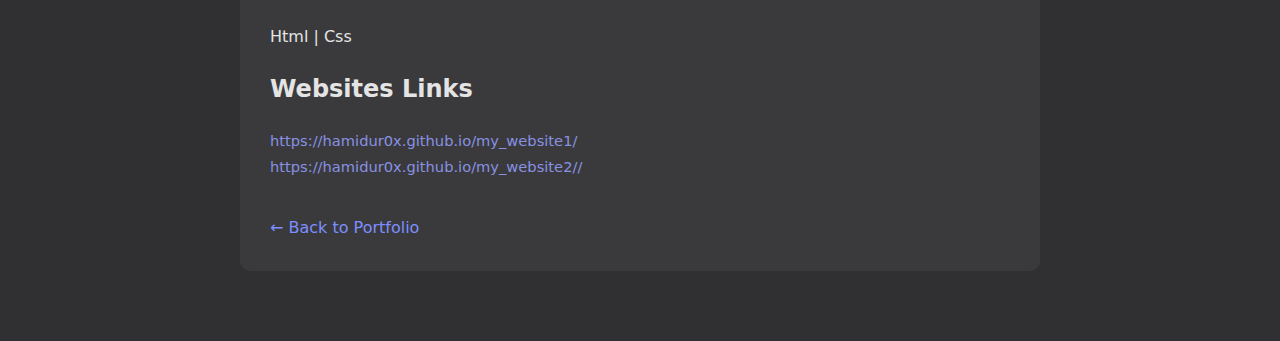
<file: pages/temp.html>
<!DOCTYPE html>
<html lang="en">

<head>
    <meta charset="UTF-8">
    <meta name="viewport" content="width=device-width, initial-scale=1.0">
    <title>My Built Websites</title>
    <link rel="shortcut icon" type="image/x-icon" href="/web1/web-design_18431164.png">
    <style>
        body {
            font-family: 'Inter', system-ui, sans-serif;
            background: #303032;
            color: #e4e4e4;
            line-height: 1.6;
        }

        .info-main {
            max-width: 800px;
            margin: 50px auto;
            padding: 20px;
        }

        .project-info {
            background: rgba(255, 255, 255, 0.05);
            padding: 30px;
            border-radius: 10px;
            margin-top: 30px;
        }

        .main-image {
            width: 100%;
            border-radius: 8px;
            margin: 20px 0;
            box-shadow: 0 4px 12px rgba(0, 0, 0, 0.3);
        }

        .feature-main {
            display: grid;
            grid-template-columns: repeat(2, 1fr);
            gap: 20px;
            margin: 30px 0;
        }

        .feature {
            width: 100%;
            border-radius: 6px;
            transition: transform 0.3s ease;
        }

        .feature:hover {
            transform: scale(1.02);
        }

        .image-caption {
            text-align: center;
            font-size: 0.9em;
            color: #a0a0a0;
            margin-top: 8px;
        }
        .links a{
            color: #8891e2;
            text-decoration: none;
            font-size: 11pt;
        }

        @media (max-width: 768px) {
            .feature-main {
                grid-template-columns: 1fr;
            }
        }
    </style>
</head>

<body>
    <div class="info-main">
        <h1>My Built Websites</h1>
        <img src="/web1/fix-your-website-and-create-responsive.jpg" alt="404" class="main-image">

        <div class="project-info">
            <h2>Overview</h2>
            <p>Those are my websites, built using HTML and CSS. It showcases my skills with a clean and simple
                design, reflecting my journey as a web developer. This website serves as a foundation for more advanced
                projects in the future</p>

            <h2>How does it look?</h2>
            <div class="feature-main">
                <div>
                    <img src="/web1/Screenshot From 2025-02-12 19-02-13.png" alt="404" class="feature">
                </div>
                <div>
                    <img src="/web1/Screenshot From 2025-02-12 19-02-36.png" alt="404" class="feature">
                </div>
                <div>
                    <img src="/web1/Screenshot From 2025-02-12 19-02-19.png" alt="404" class="feature">

                </div>
                <div>
                    <img src="/web1/Screenshot From 2025-02-12 19-02-28.png" alt="404" class="feature">
                </div>

                <div>
                    <img src="/web1/Screenshot From 2025-02-12 19-06-39.png" alt="404" class="feature">
                </div>
                <div>
                    <img src="/web1/Screenshot From 2025-02-12 19-06-42.png" alt="404" class="feature">
                </div>

            </div>

            <h2>Technologies</h2>
            <p>Html | Css</p>
            <h2>Websites Links</h2>
            <p class="links"><a href="https://hamidur0x.github.io/my_website1/">https://hamidur0x.github.io/my_website1/</a> <br>
                <a href="https://hamidur0x.github.io/my_website2/">https://hamidur0x.github.io/my_website2//</a></p>
            <a href="/index.html"
                style="display: inline-block; margin-top: 20px; color: #7d8fff; text-decoration: none;">← Back to
                Portfolio</a>
        </div>
    </div>
</body>

</html>
</file>
<file: assets/css/style.css>
:root {
    --pink: #ff69b4;
    --rose: #ff0066;
    --gold: #ffd700;
}

.navbar {
    background: rgba(255, 255, 255, 0.9);
    padding: 1rem;
    position: fixed;
    width: 100%;
    top: 0;
    z-index: 1000;
    box-shadow: 0 2px 15px rgba(0, 0, 0, 0.1);
}

.nav-link {
    color: var(--secondary-color);
    margin: 0 1.5rem;
    font-size: 1.8rem;
    text-decoration: none;
    transition: all 0.3s ease;
}

.nav-link:hover {
    color: #ff0066;
    transform: translateY(-2px);
}

body {
    background: linear-gradient(135deg, #fff0f5, #ffe4e1);
    min-height: 100vh;
    display: flex;
    justify-content: center;
    align-items: center;
    font-family: 'Dancing Script', cursive;
    overflow: hidden;
}

a {
    color: white;
    text-decoration: none;
}

.container {
    text-align: center;
    position: relative;
    padding: 2rem;
    width: 100%;
    max-width: 800px;
}

.title {
    font-family: 'Pacifico', cursive;
    font-size: 3rem;
    color: var(--rose);
    text-shadow: 2px 2px 4px rgba(0, 0, 0, 0.1);
    margin-bottom: 2rem;
    animation: float 3s ease-in-out infinite;
}

.button-group {
    display: flex;
    gap: 1rem;
    justify-content: center;
    margin-top: 2rem;
}

.btn {
    padding: 1rem 2rem;
    border: none;
    border-radius: 30px;
    font-size: 1.2rem;
    cursor: pointer;
    transition: all 0.3s ease;
}

.magic-btn {
    background: linear-gradient(45deg, #ff6b6b, #ff8e8e);
    color: white;
}

.heart-btn {
    background: linear-gradient(45deg, #ff69b4, #ff85c2);
    color: white;
}

.btn:hover {
    transform: scale(1.1);
    box-shadow: 0 0 20px rgba(255, 0, 102, 0.3);
}

.pulsing-heart {
    width: 100px;
    height: 100px;
    background: var(--rose);
    position: relative;
    transform: rotate(-45deg);
    animation: pulse 1.5s infinite;
    margin: 2rem auto;
}

.pulsing-heart::before,
.pulsing-heart::after {
    content: '';
    position: absolute;
    width: 100px;
    height: 100px;
    background: var(--rose);
    border-radius: 50%;
}

.pulsing-heart::before {
    top: -50px;
    left: 0;
}

.pulsing-heart::after {
    left: 50px;
    top: 0;
}

@media (max-width: 480px) {
    .title {
        font-size: 2rem;
        text-align: center;
        padding: 0 10px;
    }

    .heart-message {
        font-size: 1rem;
    }

    .typed-text {
        font-size: 1.2rem;
    }

    .btn {
        font-size: 1rem;
        padding: 0.5rem 1rem;
    }
}


@keyframes pulse {
    0% {
        transform: rotate(-45deg) scale(1);
    }

    50% {
        transform: rotate(-45deg) scale(1.2);
    }

    100% {
        transform: rotate(-45deg) scale(1);
    }
}

.firework {
    position: absolute;
    width: 10px;
    height: 10px;
    background: var(--gold);
    border-radius: 50%;
    animation: explode 1s forwards;
}

@keyframes explode {
    0% {
        transform: scale(1);
        opacity: 1;
    }

    100% {
        transform: scale(3);
        opacity: 0;
    }
}

.hidden {
    display: none;
}
</file>
